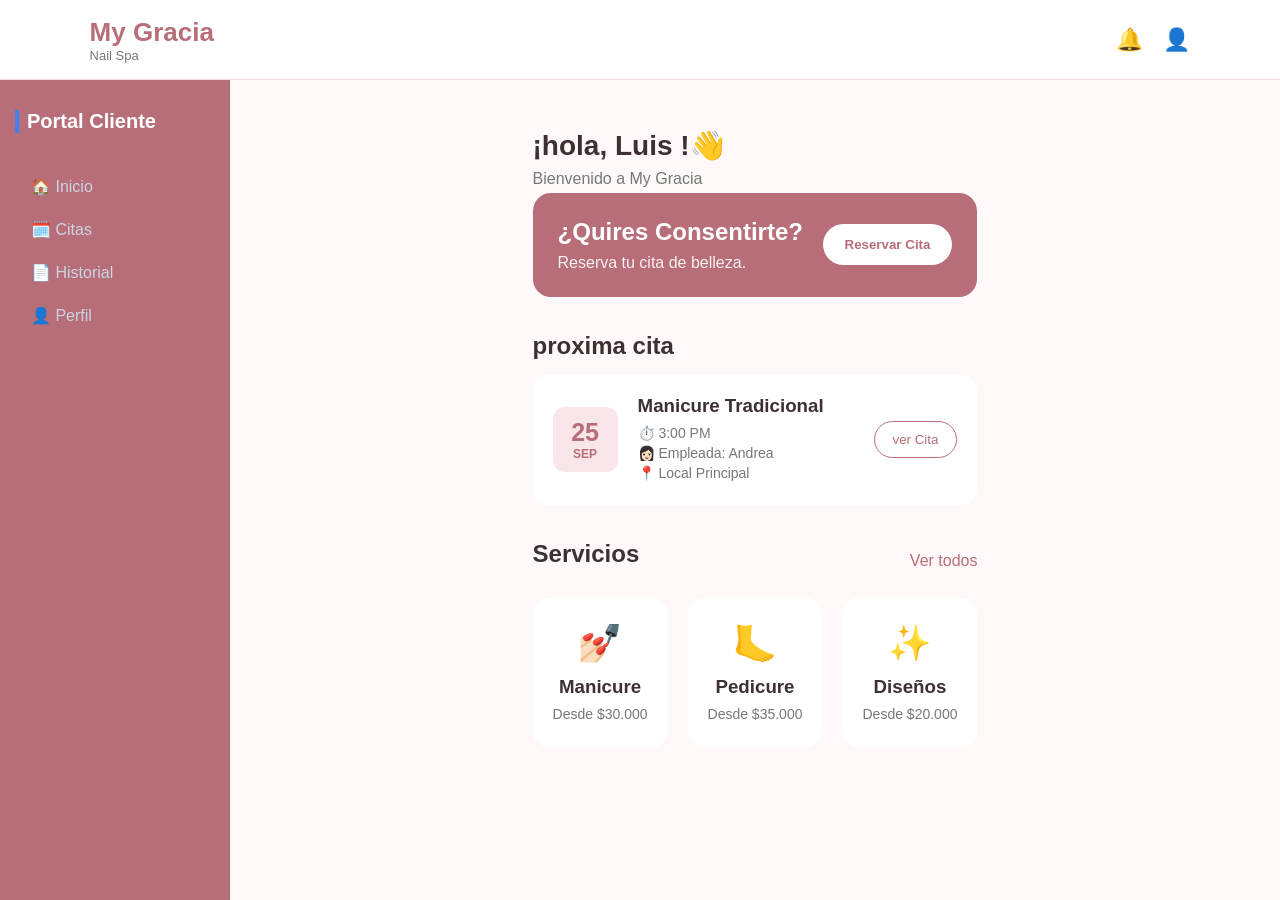
<file: index.html>
<!DOCTYPE html>
<html lang="en">
<head>
    <meta charset="UTF-8">
    <meta name="viewport" content="width=device-width, initial-scale=1.0">
    <title>My Gracia</title>
    <link rel="stylesheet" href="css/cliente.css">
</head>
<body>
    <!--ENCABEZADO-->
    <Header class="encabezado">
        <div class="logo">
            <h1> My Gracia </h1>
            <p> Nail Spa</p>
        </div>
        <div class="iconos">
            <span>🔔</span>
            <span>👤</span>
        </div>
    </Header>
    <div class="contenedor"> 
        <aside class="sidebar">
            <h2>
                Portal Cliente</h2>
            <ul class="menu-list" >
                <li><a href="index.html" class="menu-link"> 🏠 Inicio</a></li>
                <li><a href="citas.html" class="menu-link"> 🗓️ Citas</a></li>
                <li><a href="historial.html" class="menu-link"> 📄 Historial</a></li>
                <li><a href="Perfil_Usuario.html" class="menu-link"> 👤 Perfil</a></li>
            </ul>
            
        </aside>
        <main class="contenido">
            <!--SALUDO-->
            <section class="saludo">
                    <h2>¡hola, Luis !👋 </h2>
                    <p> Bienvenido a My Gracia</p>
            </section>
            <!--BOTÒN RESERVA-->
            <section class="reservar">
                <div>
                    <h2>¿Quires Consentirte?</h2>
                    <p>Reserva tu cita de belleza.</p>
                </div>
                <button>Reservar Cita</button>
            </section>    
                <!--PROXIMA CITA-->
                <section class="seccion">
                    <h2>proxima cita</h2>
                    <div class="cita">
                        <div class="fecha">
                            <strong>25</strong>
                            <span>SEP</span>
                        </div>
                        <div class="datos-cita">
                            <h3>Manicure Tradicional</h3>
                            <p> ⏱️ 3:00 PM</p>
                            <P> 👩🏻 Empleada: Andrea</P>
                            <p> 📍 Local Principal</p>
                        </div>
                        <button class="boton-secundario">ver Cita</button>
                    </div>
                </section>
                <!--servicios-->
                <section class="seccion">
                    <div class="titulo-seccion">
                        <h2>Servicios</h2>
                        <a href="#">Ver todos</a>
                    </div>
                    <div class="servicios">
                        <div class="servicio">
                            <div class="icono-servicio">💅🏻</div>
                            <h3>Manicure</h3>
                            <p>Desde $30.000</p>
                        </div>
                        <div class="servicio">
                            <div class="icono-servicio">🦶</div>
                            <h3>Pedicure</h3>
                            <p>Desde $35.000</p>
                        </div>
                        <div class="servicio">
                            <div class="icono-servicio">✨</div>
                            <h3>Diseños</h3>
                            <p>Desde $20.000</p>
                        </div>
                    </div>
                </section>
        </main>
    </div>
</body>
</html>
</file>
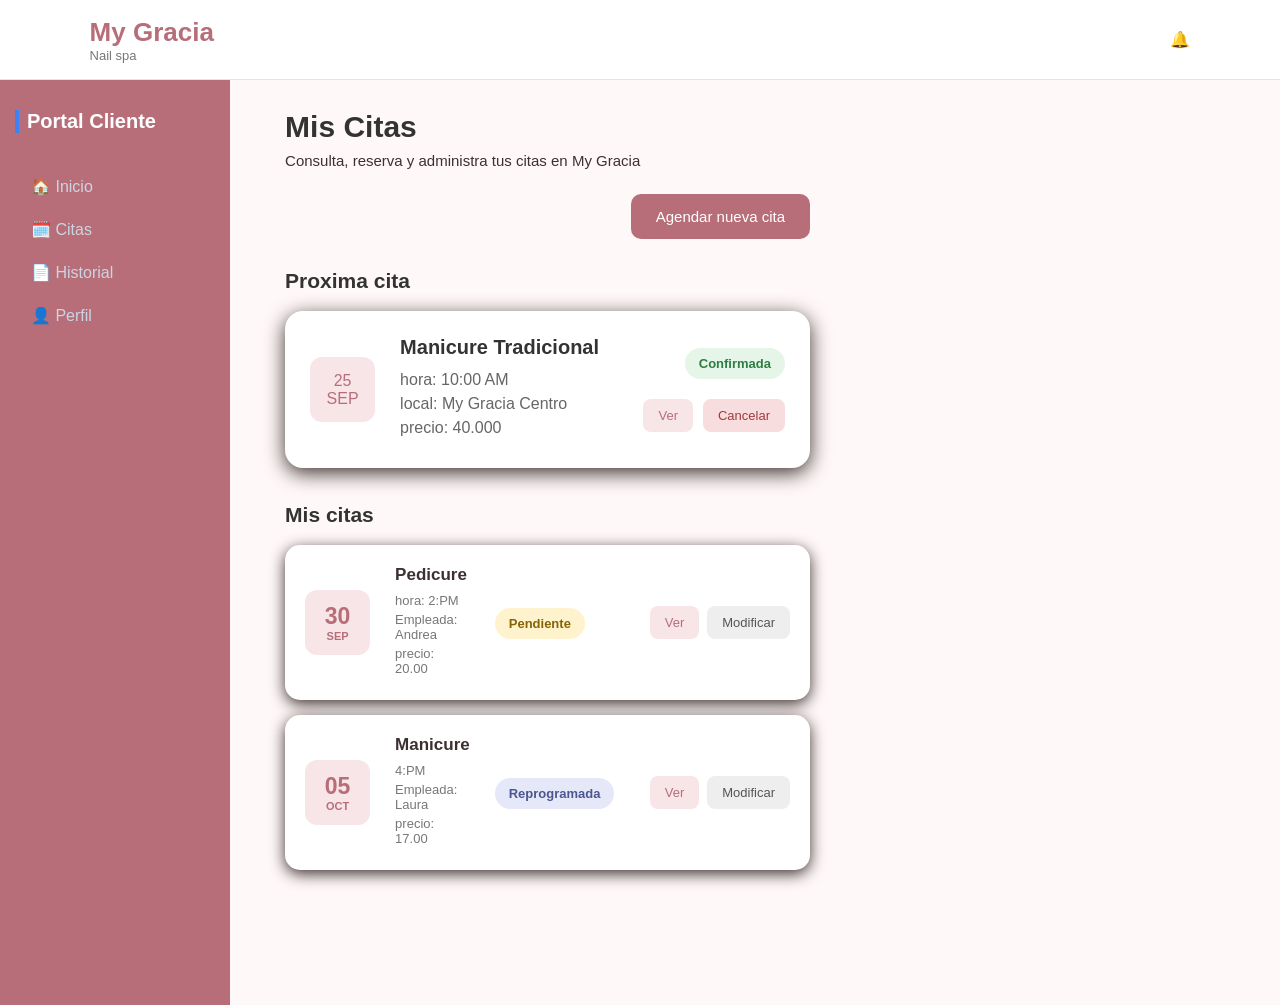
<file: citas.html>
<!DOCTYPE html>
<html lang="en">
<head>
    <meta charset="UTF-8">
    <meta name="viewport" content="width=device-width, initial-scale=1.0">
    <title>My Gracia</title>
    <link rel="stylesheet" href="css/cliente.css">
</head>
<body>
    <header class="encabezado">
        <div class="logo">
            <h1>My Gracia</h1>
            <p>Nail spa</p>
        </div>
        <div class="icono">
           <span>🔔</span>
        </div>
    </header>
    <!--contenedor-->
    <div class="contenedor">
        <!--menu lateral-->
        <div class="contenedor"> 
        <aside class="sidebar">
            <h2>
                Portal Cliente</h2>
            <ul class="menu-list" >
                <li><a href="index.html" class="menu-link"> 🏠 Inicio</a></li>
                <li><a href="citas.html" class="menu-link"> 🗓️ Citas</a></li>
                <li><a href="historial.html" class="menu-link"> 📄 Historial</a></li>
                 <li><a href="Perfil_Usuario.html" class="menu-link"> 👤 Perfil</a></li>
            </ul>            
        </aside>
        <!--CONTENIDO-->
        <MAIN class="contenido">
            <!--TITULO-->
            <section class="titulo-pagina">
                <h2>Mis Citas</h2>
                <p>Consulta, reserva y administra tus citas en My Gracia</p>
            </section>
            <!--BOTON RESERVA-->
            <section class="acciones-citas">
                <button class="boton-reservar">Agendar nueva cita</button>
            </section>
            <!--CITAS AGENDADAS-->
            <section class="seccion-citas">
                <h3>Proxima cita</h3>
                <div class="cita-card">
                    <div class="fecha-cita">
                        <span class="dia">25</span>
                        <span class="mes">SEP</span>
                    </div>
                    <div class="informacion-cita">
                        <h3>Manicure Tradicional</h3>
                        <p>hora: 10:00 AM</p>
                        <p>local: My Gracia Centro</p>
                        <p>precio: 40.000</p>
                    </div>
                    <div class="estado-cita">
                        <span class="estado-confirmada">Confirmada</span>
                        <div class="botones-cita">
                            <button class="boton-ver">Ver</button>
                            <button class="boton-cancelar"> Cancelar</button>
                        </div>
                    </div>
                </div>
            </section>
            <!--OTRAS CITAS-->
            <Section class="seccion-citas">
                <h3>Mis citas</h3>
                <div class="lista-citas">
                    <!--CITA 1-->
                    <div class="cita-item">
                        <div class="fecha-item">
                            <strong>30</strong>
                            <span>SEP</span>
                        </div>
                        <div class="datos-item">
                            <h4>Pedicure</h4>
                            <p>hora: 2:PM</p>
                            <P>Empleada: Andrea</P>
                            <P>precio: 20.00</P>
                        </div>
                        <div class="estado-item">
                            <span class="estado-pendiente">Pendiente</span>
                        </div>
                        <div class="acciones-item">
                            <button class="boton-ver">Ver</button>
                            <button class="boton-modificar">Modificar</button>
                        </div>
                    </div>
                    <!--CITA 2-->
                    <div class="cita-item">
                        <div class="fecha-item">
                            <strong>05</strong>
                            <span>OCT</span>
                        </div>
                        <div class="datos-item">
                            <h4>Manicure</h4>
                            <p>4:PM</p>
                            <P>Empleada: Laura</P>
                            <P>precio: 17.00</P>
                        </div>
                        <div class="estado-item">
                            <span class="estado-reprogramada">Reprogramada</span>
                        </div>
                        <div class="acciones-item">
                            <button class="boton-ver">Ver</button>
                            <button class="boton-modificar">Modificar</button>
                        </div>
                    </div>
                </div>
            </Section>


        </MAIN>

    </div>    

</body>
</html>
</file>
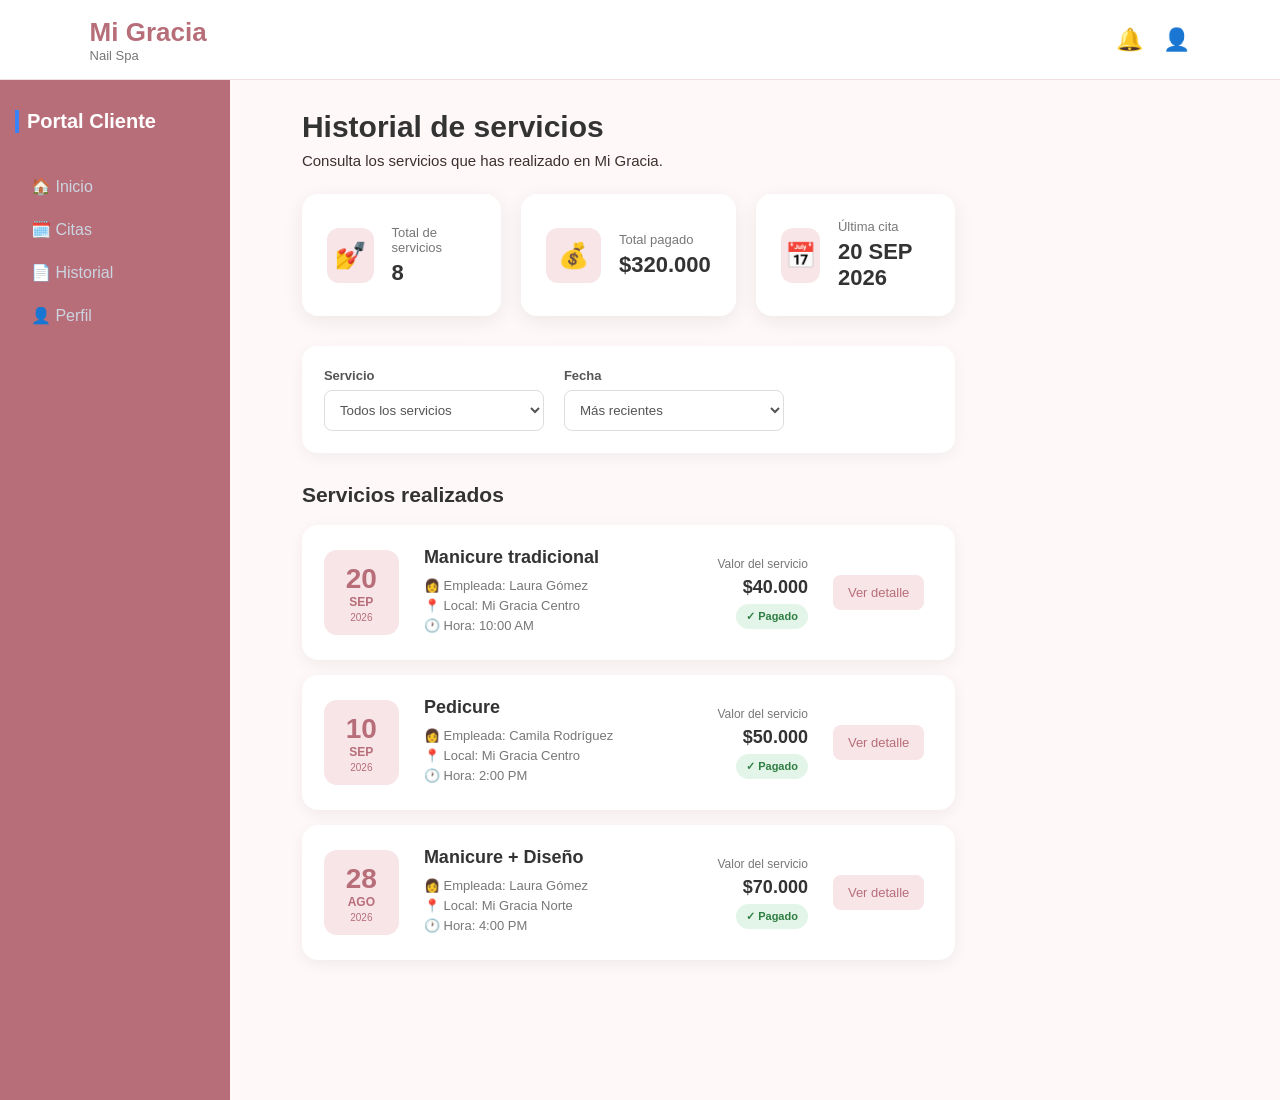
<file: historial.html>
<!DOCTYPE html>
<html lang="es">
<head>
    <meta charset="UTF-8">
    <meta name="viewport" content="width=device-width, initial-scale=1.0">
    <title>My Gracia</title>
    <link rel="stylesheet" href="css/cliente.css">
</head>
<body>
        <!-- ENCABEZADO -->
    <header class="encabezado">

        <div class="logo">
            <h1>Mi Gracia</h1>
            <p>Nail Spa</p>
        </div>

        <div class="iconos">
            <span>🔔</span>
            <span>👤</span>
        </div>

    </header>
    <!-- CONTENEDOR PRINCIPAL -->
    <div class="contenedor">

        <!-- MENÚ LATERAL -->
        <div class="contenedor"> 
        <aside class="sidebar">
            <h2>
                Portal Cliente</h2>
            <ul class="menu-list" >
                <li><a href="index.html" class="menu-link"> 🏠 Inicio</a></li>
                <li><a href="citas.html" class="menu-link"> 🗓️ Citas</a></li>
                <li><a href="historial.html" class="menu-link"> 📄 Historial</a></li>
                 <li><a href="Perfil_Usuario.html" class="menu-link"> 👤 Perfil</a></li>
            </ul>            
        </aside>

        <!-- CONTENIDO -->
        <main class="contenido">
            <!-- TÍTULO -->
            <section class="titulo-pagina">
                <h2>Historial de servicios</h2>
                <p>Consulta los servicios que has realizado en Mi Gracia.</p>
            </section>

            <!-- RESUMEN -->
            <section class="resumen-historial">
                <div class="resumen-card">
                    <span class="resumen-icono">💅</span>
                    <div>
                        <p>Total de servicios</p>
                        <h3>8</h3>
                    </div>
                </div>
                <div class="resumen-card">
                    <span class="resumen-icono">💰</span>
                    <div>
                        <p>Total pagado</p>
                        <h3>$320.000</h3>
                    </div>
                </div>
                <div class="resumen-card">
                    <span class="resumen-icono">📅</span>
                    <div>
                        <p>Última cita</p>
                        <h3>20 SEP 2026</h3>
                    </div>
                </div>
            </section>
            <!-- FILTROS -->
            <section class="filtros-historial">
                <div class="filtro">
                    <label for="servicio">
                        Servicio
                    </label>
                    <select id="servicio">
                        <option value="">
                            Todos los servicios
                        </option>
                        <option>
                            Manicure
                        </option>
                        <option>
                            Pedicure
                        </option>
                        <option>
                            Diseño de uñas
                        </option>
                    </select>
                </div>
                <div class="filtro">
                    <label for="fecha">
                        Fecha
                    </label>
                    <select id="fecha">
                        <option>
                            Más recientes
                        </option>
                        <option>
                            Más antiguos
                        </option>
                    </select>
                </div>
            </section>

            <!-- HISTORIAL -->
            <section class="historial">
                <h3>Servicios realizados</h3>
                <!-- SERVICIO 1 -->
                <div class="historial-card">
                    <div class="historial-fecha">
                        <strong>20</strong>
                        <span>SEP</span>
                        <small>2026</small>
                    </div>
                    <div class="historial-info">
                        <h4>Manicure tradicional</h4>
                        <p>👩 Empleada: Laura Gómez</p>
                        <p>📍 Local: Mi Gracia Centro</p>
                        <p>🕐 Hora: 10:00 AM</p>
                    </div>
                    <div class="historial-pago">
                        <p>Valor del servicio</p>
                        <strong>$40.000</strong>
                        <span class="pago-realizado">
                            ✓ Pagado
                        </span>
                    </div>
                    <div class="historial-accion">
                        <button class="boton-ver">
                            Ver detalle
                        </button>
                    </div>
                </div>
                <!-- SERVICIO 2 -->
                <div class="historial-card">
                    <div class="historial-fecha">
                        <strong>10</strong>
                        <span>SEP</span>
                        <small>2026</small>
                    </div>
                    <div class="historial-info">
                        <h4>Pedicure</h4>
                        <p>👩 Empleada: Camila Rodríguez</p>
                        <p>📍 Local: Mi Gracia Centro</p>
                        <p>🕐 Hora: 2:00 PM</p>
                    </div>
                    <div class="historial-pago">
                        <p>Valor del servicio</p>
                        <strong>$50.000</strong>
                        <span class="pago-realizado">
                            ✓ Pagado
                        </span>
                    </div>
                    <div class="historial-accion">
                        <button class="boton-ver">
                            Ver detalle
                        </button>
                    </div>
                </div>
                <!-- SERVICIO 3 -->
                <div class="historial-card">
                    <div class="historial-fecha">
                        <strong>28</strong>
                        <span>AGO</span>
                        <small>2026</small>
                    </div>
                    <div class="historial-info">
                        <h4>Manicure + Diseño</h4>
                        <p>👩 Empleada: Laura Gómez</p>
                        <p>📍 Local: Mi Gracia Norte</p>
                        <p>🕐 Hora: 4:00 PM</p>
                    </div>
                    <div class="historial-pago">
                        <p>Valor del servicio</p>
                        <strong>$70.000</strong>
                        <span class="pago-realizado">
                            ✓ Pagado
                        </span>
                    </div>
                    <div class="historial-accion">
                        <button class="boton-ver">
                            Ver detalle
                        </button>
                    </div>
                </div>
            </section>
        </main>
    </div>

    
</body>
</html>
</file>
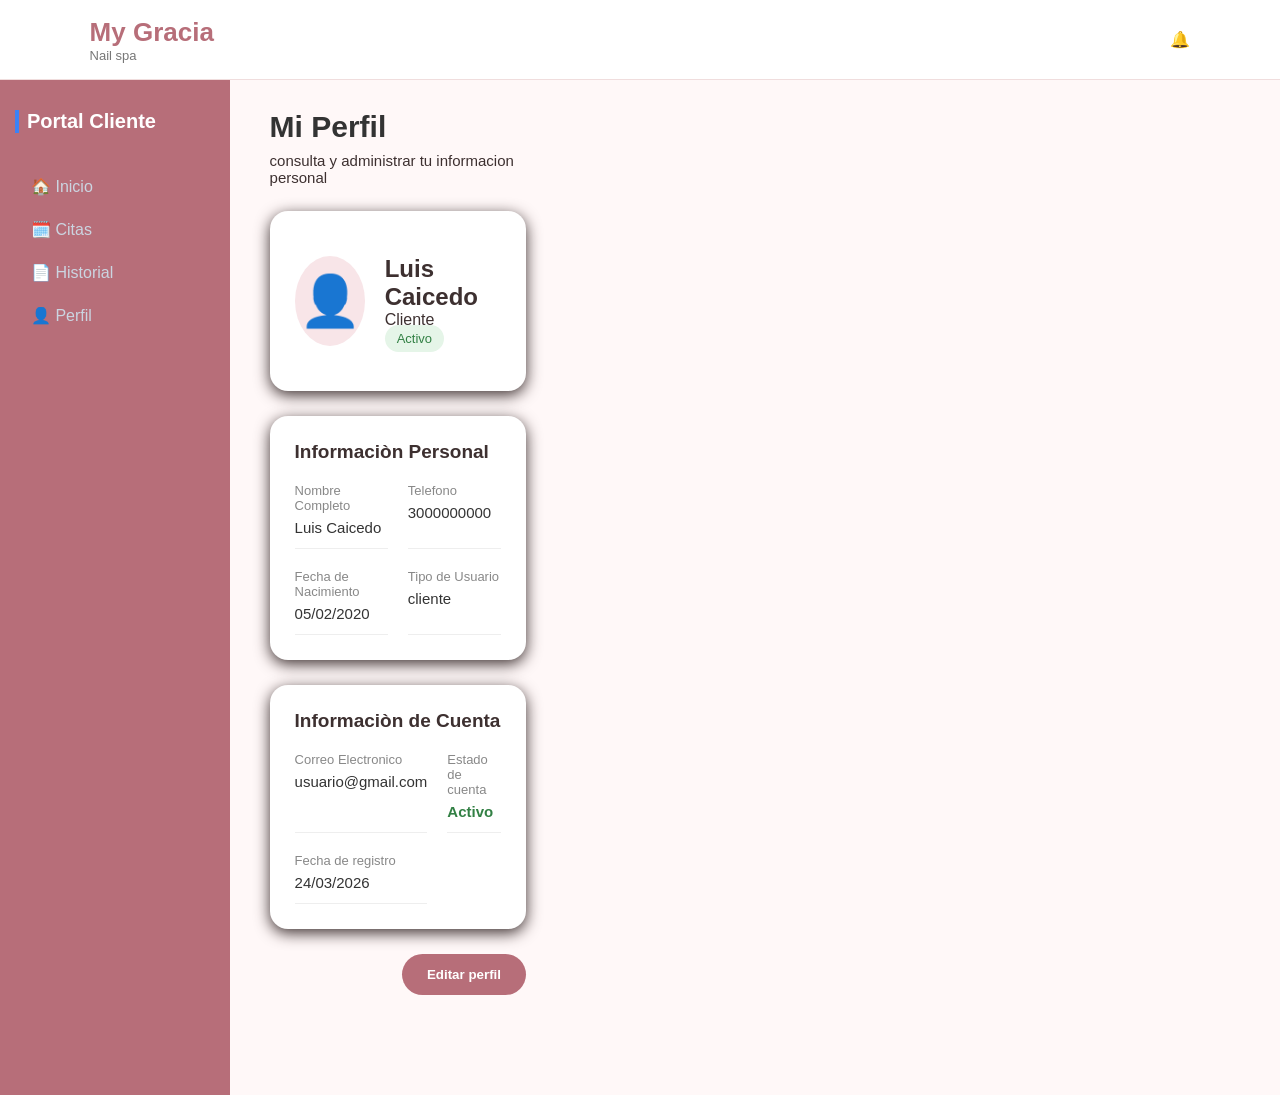
<file: Perfil_Usuario.html>
<!DOCTYPE html>
<html lang="en">
<head>
    <meta charset="UTF-8">
    <meta name="viewport" content="width=device-width, initial-scale=1.0">
    <title>My Gracia</title>
    <link rel="stylesheet" href="css/cliente.css">
</head>
<body>
    <header class="encabezado">
        <div class="logo">
            <h1>My Gracia</h1>
            <p>Nail spa</p>
        </div>
        <div class="icono">
           <span>🔔</span>
        </div>
    </header>
    <!--contenedor-->
    <div class="contenedor">
        <!--menu lateral-->
        <div class="contenedor"> 
        <aside class="sidebar">
            <h2>
                Portal Cliente</h2>
            <ul class="menu-list" >
                <li><a href="index.html" class="menu-link"> 🏠 Inicio</a></li>
                <li><a href="citas.html" class="menu-link"> 🗓️ Citas</a></li>
                <li><a href="historial.html" class="menu-link"> 📄 Historial</a></li>
                 <li><a href="Perfil_Usuario.html" class="menu-link"> 👤 Perfil</a></li>
            </ul>            
        </aside>
        <!--contenido del perfil-->
        <main class="contenido">
            <section class="titulo-pagina">
                <h2>Mi Perfil</h2>
                <p> consulta y administrar tu informacion personal</p>
            </section>
            <!--tarjeta del usuario-->
            <section class="perfil-card">
                <div class="foto-perfil">
                    <span> 👤 </span>
                </div>
                <div class="datos-principales">
                    <h2>Luis Caicedo</h2>
                    <p>Cliente</p>
                    <span class="estado">Activo</span>
                </div>
            </section>
            <section class="informacion">
                <h3>Informaciòn Personal</h3>
                <div class="datos-grid">
                    <div class="dato">
                        <label>Nombre Completo</label>
                        <p>Luis Caicedo </p>   
                    </div>
                    <div class="dato">
                        <label>Telefono</label>
                        <p>3000000000</p>
                    </div>
                    <div class="dato">
                        <label>Fecha de Nacimiento</label>
                        <p>05/02/2020</p>
                    </div>
                    <div class="dato">
                        <label>Tipo de Usuario</label>
                        <p>cliente</p>
                    </div>
                </div>
            </section>
            <!--informacion de cuenta-->
            <section class="informacion">
                <h3>Informaciòn de Cuenta</h3>
                <div class="datos-grid">
                    <div class="dato">
                        <label>Correo Electronico</label>
                        <p>usuario@gmail.com</p>
                    </div>
                    <div class="dato">
                        <label>Estado de cuenta</label>
                        <p class="texto-activo">Activo</p>
                    </div>
                    <div class="dato">
                        <label>Fecha de registro</label>
                        <p>24/03/2026</p>
                    </div>
                </div>
            </section>
            <!--botòn-->
            <section class="acciones">
                <button class="boton-editar">
                    Editar perfil
                </button>
            </section>
        </main>
    </div>
</body>
</html>
</file>
<file: css/cliente.css>
:root {
    --primary:#1e3a8a;
    --primary-light: #3b82f6;
    --bg: #f8fafc;
    --surface: #ffffff;
    --text:#0f172a;
    --text-muted: #64748b;
    --border: #e2e8f0;
}
*{
    margin: 0;
    padding: 0;
    box-sizing: border-box;
}
html, body {
    width: 100%;
    height: 100%;
}
body {
    font-family: Arial, Helvetica, sans-serif;
    background-color: #fff8f8;
    color: #3d3030;
}
.encabezado {
    background-color:#ffffff ;
    height: 80px;
    padding: 15px 7%;
    display: flex;
    align-items: center;
    justify-content: space-between;
    border-bottom: 1px solid #f0dddd;
}
.logo h1 {
    color: #b76e79;
    font-size: 26px;
}
.logo p {
    color: #777;
    font-size: 13px;
}
.iconos {
    display: flex;
    gap: 20px;
    font-size: 22px;
 }
.contenedor {
    display: flex;
    min-height: calc(100vh - 80px);
}
.sidebar {
    width: 230px;
    background-color: #b76e79;
    color: white;
    padding: 30px 15px;
    display: flex;
    flex-direction: column;
    flex-shrink: 0;
}
.sidebar h2 {
    font-size: 1.25rem;
    margin-bottom: 2rem;
    padding-left: 0.5rem;
    border-left: 4px solid var(--primary-light);
}
.menu-list {
    list-style: none;
}
.menu-item {
    margin-bottom: 0.5rem;
}
.menu-link {
    color: #cbd5e1;
    text-decoration: none;
    padding: 0.75rem 1rem;
    display: block;
    border-radius: 0.375rem;
    transition: all 0.2s;
}
.menu-link:hover, .menu-link.active {
    background-color: rgba(255, 255, 255, 0.1);
    color: white;
}
.contenido {
    max-width: 1000px;
    margin: auto;
    padding: 30px 7% 100px;
}
.saludo {
    margin-bottom: 5px;
}
.saludo h2 {
    font-size: 28px;
    margin-bottom: 8px;
}
.saludo p {
    color: #777;
}
.reservar {
    background-color: #b76e79;
    color: white;
    border-radius: 18px;
    padding: 25px;
    display: flex;
    align-items: center;
    justify-content: space-between;
    margin-bottom: 35px;
}
.reservar h2 {
    margin-bottom: 8px;
}
.reservar p {
    opacity: 0.9;
}
.reservar button {
    background-color: white;
    color: #b76e79;
    border: none;
    padding: 13px 22px;
    border-radius: 25px;
    font-weight: bold;
    cursor: pointer;
}
.seccion {
    margin-bottom: 35px;
}
.seccion h2 {
    margin-bottom: 15px;
}
.titulo-seccion {
    display: flex;
    justify-content: space-between;
    align-items: center;
    margin-bottom: 15px;
}
.titulo-seccion a {
    color: #b76e79;
    text-decoration: none;
}
.cita {
    background-color: white;
    border-radius: 16px;
    padding: 20px;
    display: flex;
    align-items: center;
    gap: 20px;
    box-shadow: 0 4px 15px rgba 0 0 0 0.06;
}
.fecha {
    background-color: #f8e5e8;
    color: #b76e79;
    min-width: 65px;
    height: 65px;
    border-radius: 12px;
    display: flex;
    flex-direction: column;
    align-items: center;
    justify-content: center;
}
.fecha strong {
    font-size: 25px;
}
.fecha span {
    font-size: 12px;
    font-weight: bold;
}
.datos-cita {
    flex: 1;
}
.datos-cita h3 {
    margin-bottom: 8px;
}
.datos-cita p {
    color: #777;
    margin-bottom: 4px;
    font-size: 14px;
}
.boton-secundario {
     border: 1px solid #b76e79;
     background-color: white;
     color: #b76e79;
     padding: 10px 18px;
     border-radius: 20px;
     cursor: pointer;
}
.servicios {
 display: grid;
 grid-template-columns: repeat(3, 1fr);
 gap: 20px;   
}
.servicio {
    background-color: white;
    padding: 25px 20px;
    border-radius: 16px;
    text-align: center;
    box-shadow: 0 4px 15px rgba 0 0 0 0.5;
}
.icono-servicio {
    font-size: 35px;
    margin-bottom: 12px;
}
.servicio h3 {
    margin-bottom: 8px;
}
.servicio p {
    color: #777;
    font-size: 14px;
}

/*OOOOOOOOOOOOOOOOOOOOOOOOOOOOOOOO */

/*=========================
    TARJETA PERFIL
==========================*/
.perfil-card {
    background-color: white;
    border-radius: 18px;
    padding: 40px;
    display: flex;
    align-items: center;
    gap: 30px;
    margin-bottom: 30px;
    width: 100%;
    min-height: 180px;
    box-shadow: 0 4px 15px;
}
/* FOTO*/
.foto-perfil {
    width: 90px;
    height: 90px;
    border-radius: 50px;
    background-color: #f8e5e8;
    display: flex;
    align-items: center;
    justify-content: center;
}
.foto-perfil span {
    font-size: 65px;
}
/* DATOS PRINCIPALES*/
.datos-pricipales h2 {
    margin-bottom: 5px;
    font-size: 22px;
}
.datos-pricipales p {
    color: #777;
    margin-bottom: 10px;
}
/* ESTADO*/
.estado {
    background-color: #e5f5e8;
    color:#328044;
    padding: 6px 12px;
    border-radius: 15px;
    font-size: 13px;
}
/* INFORMACION*/
.informacion {
    background-color: white;
    border-radius: 18px;
    padding: 25px;
    margin-bottom: 25px;
    box-shadow: 0 4px 15px;
}    
.informacion h3 {
    color: #3d3030;
    margin-bottom: 20px;
    font-size: 19px;
}
/* GRID*/
.datos-grid {
    display: grid;
    grid-template-columns: repeat(2,1fr);
    gap: 20px;
}
/*DATOS */
.dato {
    border-bottom: 1px solid #eeeeee;
    padding-bottom: 12px;
}
.dato label{
    display: block;
    color: #888;
    font-size: 13px;
    margin-bottom: 6px;
}
.dato p {
    color: #333;
    font-size: 15px;
}
/* ESTADO DE CUENTA*/
.texto-activo {
    color: #328044 !important;
    font-weight: bold;
}
/*===========================
   BOTON EDITAR
============================*/
.acciones {
    display: flex;
    justify-content: flex-end;
}
.boton-editar {
    background-color: #b76e79;
    color: white;
    border: none;
    padding: 13px 25px;
    border-radius: 25px;
    font-weight: bold;
    cursor: pointer;
}
.boton-editar:hover {
    background-color: #a45d68;
}

/*OOOOOOOOOOOOOOOOOOOOOOOOOOOOOOO*/

/*=======================
    TARJETA PERFIL
==========================*/
.perfil-card {
    background-color: white;
    border-radius: 18px;
    padding: 25px;
    display: flex;
    align-items: center;
    gap: 20px;
    margin-bottom: 25px;
    width: 100%;
    box-shadow: 0 4px 15px;
}
/* FOTO*/
.foto-perfil {
    width: 90px;
    height: 90px;
    border-radius: 50%;
    background-color: #f8e5e8;
    display: flex;
    align-items: center;
    justify-content: center;
}
.foto-perfil span {
    font-size: 50px;
}
/* DATOS PRINCIPALES*/
.datos-pricipales h2 {
    margin-bottom: 5px;
    font-size: 22px;
}
.datos-pricipales p {
    color: #777;
    margin-bottom: 10px;
}
/* ESTADO*/
.estado {
    background-color: #e5f5e8;
    color:#328044;
    padding: 6px 12px;
    border-radius: 15px;
    font-size: 13px;
}
/* INFORMACION*/
.informacion {
    background-color: white;
    border-radius: 18px;
    padding: 25px;
    margin-bottom: 25px;
    box-shadow: 0 4px 15px;
}    
.informacion h3 {
    color: #3d3030;
    margin-bottom: 20px;
    font-size: 19px;
}
/* GRID*/
.datos-grid {
    display: grid;
    grid-template-columns: repeat(2,1fr);
    gap: 20px;
}
/*DATOS */
.dato {
    border-bottom: 1px solid #eeeeee;
    padding-bottom: 12px;
}
.dato label{
    display: block;
    color: #888;
    font-size: 13px;
    margin-bottom: 6px;
}
.dato p {
    color: #333;
    font-size: 15px;
}
/* ESTADO DE CUENTA*/
.texto-activo {
    color: #328044 !important;
    font-weight: bold;
}
/*===========================
   BOTON EDITAR
============================*/
.acciones {
    display: flex;
    justify-content: flex-end;
}
.boton-editar {
    background-color: #b76e79;
    color: white;
    border: none;
    padding: 13px 25px;
    border-radius: 25px;
    font-weight: bold;
    cursor: pointer;
}
.boton-editar:hover {
    background-color: #a45d68;
}

/* oooooooooooooooooooooooooooooooo*/

/*=========================
     TITULO DE LA PAGINA
===========================*/
.titulo-pagina {
    margin-bottom: 25PX;
} 
.titulo-pagina H2 {
    font-size: 30PX;
    color: #333;
    margin-bottom: 8px;
}    
.titulo-pagina p {
    color: ·777;
    font-size: 15px;
}
/*=========================
     BOTON RESERVA
===========================*/
.acciones-citas {
    display: flex;
    justify-content: flex-end;
    margin-bottom: 30px;
}
.boton-reservar {
    background-color: #b76e79;
    color: white;
    border: none;
    padding: 14px 25px;
    border-radius: 10px;
    font-size: 15px;
    cursor: pointer;
}
.boton-reservar:hover {
    background-color: #9f5d68;
}
/*=========================
     SECCIONES
===========================*/
.seccion-citas {
    margin-bottom: 35px;
}
.seccion-citas h3 {
    color: #333;
    font-size: 21px;
    margin-bottom: 18px;
}
/*=========================
     TARJETA PROXIMA CITA
===========================*/
.cita-card {
    background-color: white;
    border-radius: 18px;
    padding: 25px;
    display: flex;
    align-items: center;
    gap: 25px;
    box-shadow: 0 5px 20px;
    min-height: 150px;
}
/* FECHA */
.fecha-cita {
    width: 65px;
    height: 65px;
    background-color: #f8e5e8;
    border-radius: 12px;
    display: flex;
    flex-direction: column;
    align-items: center;
    justify-content: center;
    color: #b76e79;
}
.fecha-cita.dia {
    font-size: 32px;
    font-weight: bold;
}
.fecha-cita.mes {
    font-size: 14px;
    font-weight: bold;
}
/* INFORMACION */
.informacion-cita {
    flex: 1;
}
.informacion-cita h3 {
    margin-bottom: 12px;
    font-size: 20px;
}
.informacion-cita p {
     color:#666 ;
     margin: 6px 0;
}
.estado-cita {
    display: flex;
    flex-direction: column;
    align-items: flex-end;
    gap: 20px;
}
/* estados*/
.estado-confirmada,
.estado-pendiente,
.estado-reprogramada {
    padding: 8px 14px;
    border-radius: 20px;
    font-size: 13px;
    font-weight: bold;     
}
.estado-confirmada {
    background-color: #e5f5e8;
    color: #2e7d42;
}
.estado-pendiente {
    background-color: #fff3cd;
    color: #856404;
}
.estado-reprogramada {
    background-color: #e5e8f8;
    color: #4c5690;
}
/* BOTONES */
.botones-cita {
    display: flex;
    gap: 10px;
}
.boton-ver,
.boton-modificar,
.boton-cancelar {
    border: none;
    padding: 9px 15px;
    border-radius: 8px;
    cursor: pointer;
    font-size: 13px;
}
.boton-ver {
    background-color: #f8e5e8;
    color: #b76e79;
}
.boton-modificar {
    background-color: #eeeeee;
    color: #555;
}
.boton-cancelar {
    background-color: #f7dddd;
    color: #a33a3a;
}
.lista-citas {
    display: flex;
    flex-direction: column;
    gap: 15px;
}
.cita-item {
    background-color: white;
    border-radius: 15px;
    padding: 20px;
    display: flex;
    align-items: center;
    gap: 25px;
    box-shadow: 0 4px 15px;
}
/* FECHA PEQUEÑA*/
.fecha-item {
    width: 65px;
    height: 65px;
    background-color: #f8e5e8;
    border-radius: 12px;
    display: flex;
    flex-direction: column;
    align-items: center;
    justify-content: center;
    color: #b76e79;
}
.fecha-item strong {
    font-size: 23px;
}
.fecha-item span {
    font-size: 11px;
    font-weight: bold;
}
/* DATOS*/
.datos-item {
    flex: 1;
}
.datos-item h4 {
    font-size: 17px;
    margin-bottom: 8px;
}
.datos-item p {
    color: #777;
    font-size: 13px;
    margin: 4px 0;
}
/* estado*/
.estado-item {
    width: 130px;
}
/* acciones*/
.acciones-item {
    display: flex;
    gap: 8px;
}


/* OOOOOOOOOOOOOOOOOOOOOOOOOOOOOOOOOOOOOOOOOOOOOOOOOOOOOOOOOOOOOOOOOOOOOOOOOOOOOOOOOOOOOOOOOOOOOOOOOOOOOOOOOOOOOO*/

/* HISTORIAL*/
/* =====================================
   RESUMEN DEL HISTORIAL
===================================== */

.resumen-historial {
    display: grid;
    grid-template-columns: repeat(3, 1fr);
    gap: 20px;
    margin-bottom: 30px;
}

.resumen-card {
    background-color: white;
    border-radius: 16px;
    padding: 25px;

    display: flex;
    align-items: center;
    gap: 18px;

    box-shadow: 0 5px 20px rgba(0, 0, 0, 0.07);
}

.resumen-icono {
    width: 55px;
    height: 55px;

    border-radius: 12px;

    background-color: #f8e5e8;

    display: flex;
    align-items: center;
    justify-content: center;

    font-size: 25px;
}

.resumen-card p {
    color: #777;
    font-size: 13px;
    margin-bottom: 5px;
}

.resumen-card h3 {
    color: #333;
    font-size: 22px;
}


/* =====================================
   FILTROS
===================================== */

.filtros-historial {
    background-color: white;

    padding: 22px;

    border-radius: 15px;

    display: flex;
    gap: 20px;

    margin-bottom: 30px;

    box-shadow: 0 4px 15px rgba(0, 0, 0, 0.05);
}

.filtro {
    display: flex;
    flex-direction: column;
    gap: 7px;
}

.filtro label {
    font-size: 13px;
    color: #555;
    font-weight: bold;
}

.filtro select {
    width: 220px;

    padding: 11px;

    border: 1px solid #ddd;

    border-radius: 8px;

    background-color: white;

    color: #555;

    outline: none;
}

.filtro select:focus {
    border-color: #b76e79;
}


/* =====================================
   HISTORIAL
===================================== */

.historial h3 {
    font-size: 21px;
    color: #333;
    margin-bottom: 18px;
}

.historial {
    margin-bottom: 40px;
}


/* =====================================
   TARJETA DEL HISTORIAL
===================================== */

.historial-card {
    background-color: white;

    border-radius: 16px;

    padding: 22px;

    margin-bottom: 15px;

    display: flex;

    align-items: center;

    gap: 25px;

    box-shadow: 0 4px 15px rgba(0, 0, 0, 0.06);
}


/* =====================================
   FECHA
===================================== */

.historial-fecha {
    width: 75px;
    min-width: 75px;

    height: 85px;

    border-radius: 13px;

    background-color: #f8e5e8;

    color: #b76e79;

    display: flex;

    flex-direction: column;

    justify-content: center;

    align-items: center;
}

.historial-fecha strong {
    font-size: 28px;
}

.historial-fecha span {
    font-size: 12px;

    font-weight: bold;
}

.historial-fecha small {
    font-size: 10px;

    margin-top: 3px;
}


/* =====================================
   INFORMACIÓN DEL SERVICIO
===================================== */

.historial-info {
    flex: 1;
}

.historial-info h4 {
    font-size: 18px;

    color: #333;

    margin-bottom: 10px;
}

.historial-info p {
    font-size: 13px;

    color: #777;

    margin: 5px 0;
}


/* =====================================
   INFORMACIÓN DEL PAGO
===================================== */

.historial-pago {
    min-width: 150px;

    display: flex;

    flex-direction: column;

    align-items: flex-end;

    gap: 6px;
}

.historial-pago p {
    font-size: 12px;

    color: #777;
}

.historial-pago strong {
    font-size: 18px;

    color: #333;
}


/* =====================================
   ESTADO DEL PAGO
===================================== */

.pago-realizado {
    background-color: #e3f5e8;

    color: #2e7d42;

    padding: 6px 10px;

    border-radius: 15px;

    font-size: 11px;

    font-weight: bold;
}


/* =====================================
   BOTÓN
===================================== */

.historial-accion {
    min-width: 100px;
}

.historial-accion .boton-ver {
    border: none;

    background-color: #f8e5e8;

    color: #b76e79;

    padding: 10px 15px;

    border-radius: 8px;

    cursor: pointer;

    font-size: 13px;
}

.historial-accion .boton-ver:hover {
    background-color: #efd3d8;
}
</file>
